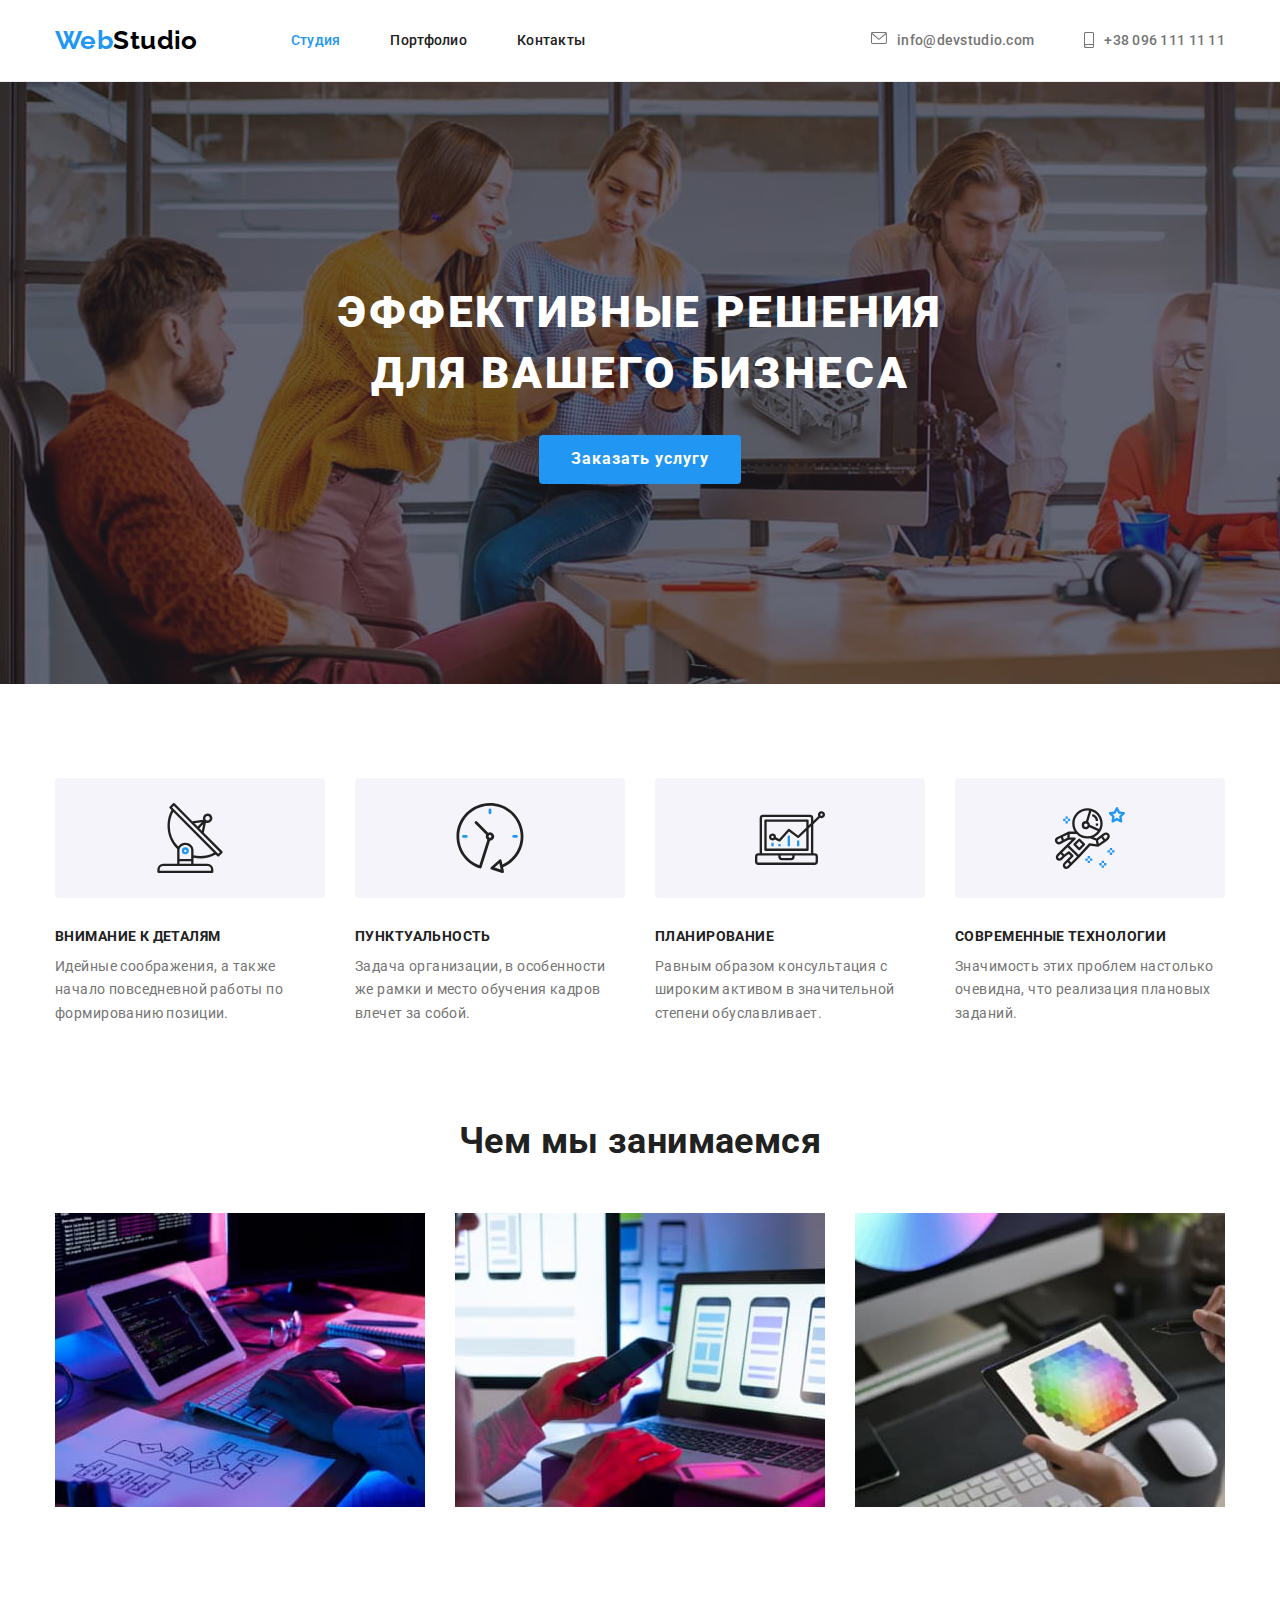
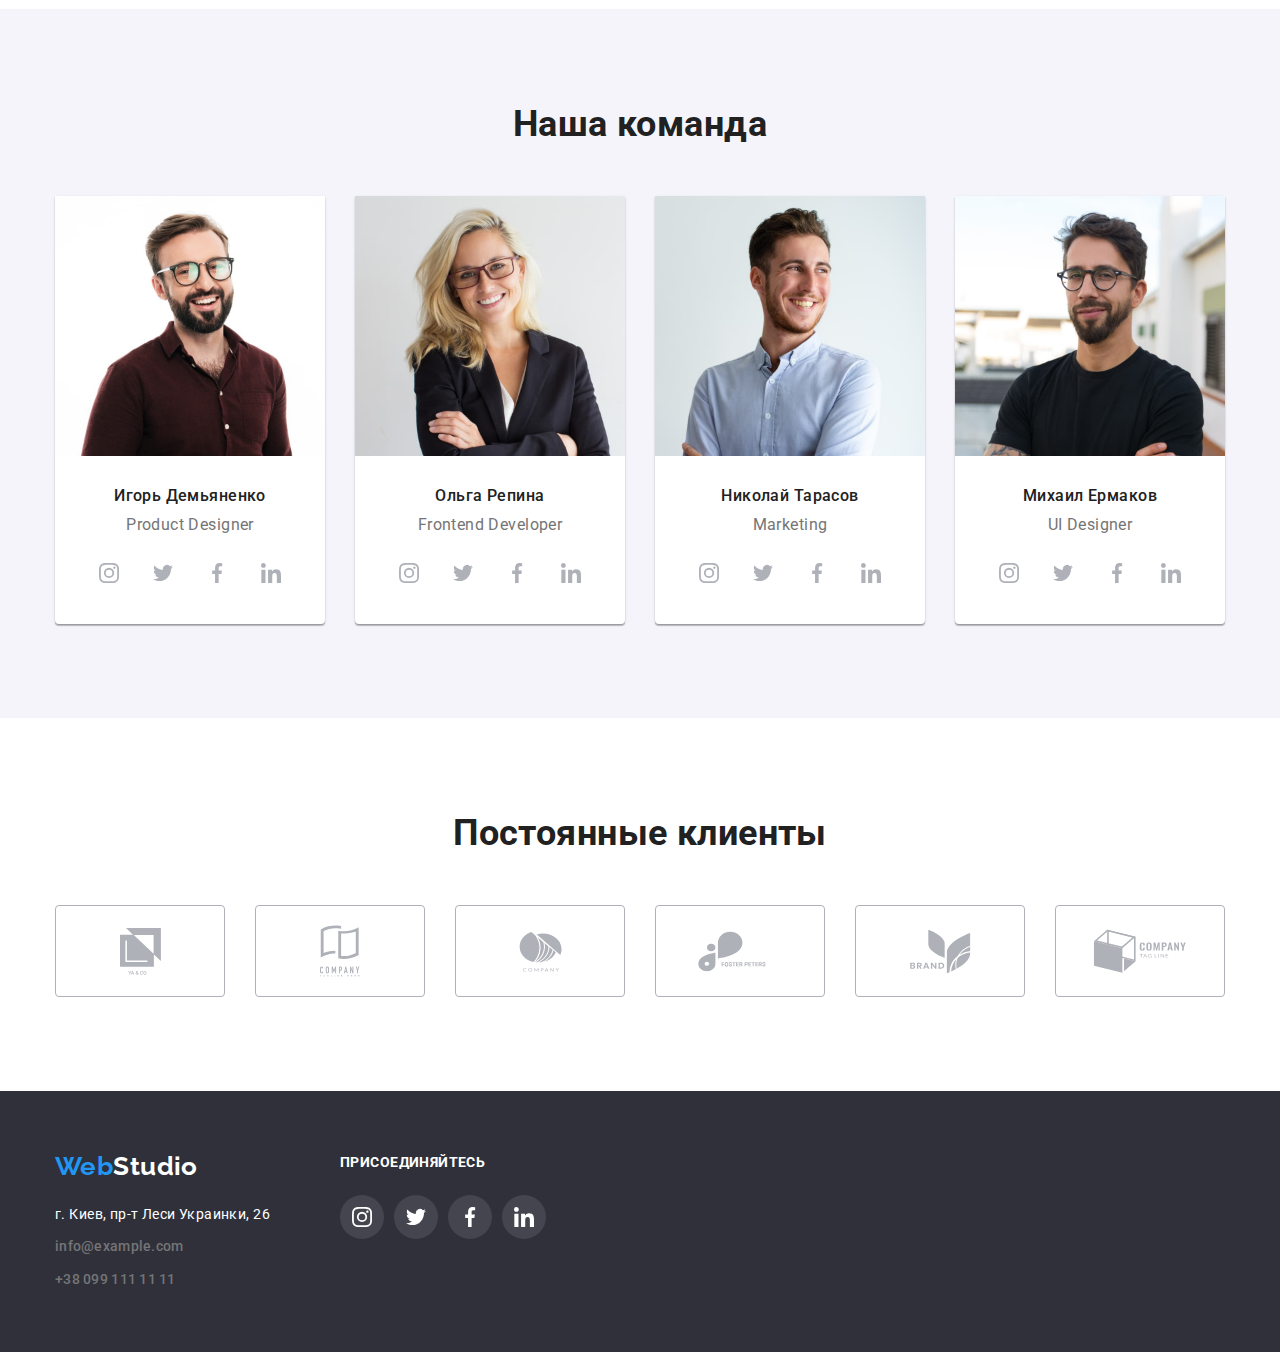
<file: index.html>
<!DOCTYPE html>
<html lang="ru">
	<head>
		<meta charset="UTF-8" />
		<meta http-equiv="X-UA-Compatible" content="IE=edge" />
		<meta name="viewport" content="width=device-width, initial-scale=1.0" />
		<title>Web Studio</title>
		<link rel="preconnect" href="https://fonts.googleapis.com" />
		<link rel="preconnect" href="https://fonts.gstatic.com" crossorigin />
		<link
			href="https://fonts.googleapis.com/css2?family=Raleway:wght@700&family=Roboto:wght@400;500;700;900&display=swap"
			rel="stylesheet"
		/>
		<link
			rel="stylesheet"
			href="https://cdnjs.cloudflare.com/ajax/libs/modern-normalize/1.1.0/modern-normalize.min.css"
		/>
		<link rel="stylesheet" href="./css/styles.css" />
	</head>
	<body>
		<header class="line">
			<div class="container main">
				<a href="./index.html" class="logo logo-font"><span class="logo-color logo-font">Web</span>Studio</a>
				<nav>
					<ul class="site-nav">
						<li><a href="./index.html" class="page">Студия</a></li>
						<li><a href="./portfolio.html">Портфолио</a></li>
						<li><a href="">Контакты</a></li>
					</ul>
				</nav>
				<ul class="contacts">
					<li>
						<a href="mailto:info@devstudio.com" class="contacts-email">
							<svg class="contacts-icon" width="16px" height="12px">
								<use href="./images/symbol-defs.svg#envelope"></use>
							</svg>
							info@devstudio.com
						</a>
					</li>
					<li>
						<a href="tel:+380961111111" class="contacts-email">
							<svg class="contacts-icon" width="10px" height="16px">
								<use href="./images/symbol-defs.svg#smartphone"></use>
							</svg>
							+38 096 111 11 11
						</a>
					</li>
				</ul>
			</div>
		</header>

		<main>
			<!-- Герой -->
			<section class="hero">
				<h1 class="hero-title">
					Эффективные решения
					<br />
					для вашего бизнеса
				</h1>
				<button type="button" class="hero-button">Заказать услугу</button>
			</section>

			<!-- Особенности -->
			<section class="section-top">
				<div class="container">
					<h2 class="hite">Особенности</h2>
					<ul class="text">
						<li class="text-item">
							<div class="container-text">
								<svg class="text-icon" width="70px" height="70px">
									<use href="./images/symbol-defs.svg#antenna"></use>
								</svg>
							</div>
							<h3 class="section-title">Внимание к деталям</h3>
							<p>Идейные соображения, а также начало повседневной работы по формированию позиции.</p>
						</li>
						<li class="text-item">
							<div class="container-text">
								<svg class="text-icon" width="70px" height="70px">
									<use href="./images/symbol-defs.svg#clock"></use>
								</svg>
							</div>
							<h3 class="section-title">Пунктуальность</h3>
							<p>Задача организации, в особенности же рамки и место обучения кадров влечет за собой.</p>
						</li>
						<li class="text-item">
							<div class="container-text">
								<svg class="text-icon" width="70px" height="70px">
									<use href="./images/symbol-defs.svg#diagram"></use>
								</svg>
							</div>
							<h3 class="section-title">Планирование</h3>
							<p>Равным образом консультация с широким активом в значительной степени обуславливает.</p>
						</li>
						<li class="text-item">
							<div class="container-text">
								<svg class="text-icon" width="70px" height="70px">
									<use href="./images/symbol-defs.svg#astronaut"></use>
								</svg>
							</div>
							<h3 class="section-title">Современные технологии</h3>
							<p>Значимость этих проблем настолько очевидна, что реализация плановых заданий.</p>
						</li>
					</ul>
				</div>
			</section>

			<!-- Чем мы занимаемся -->
			<section class="section">
				<div class="container">
					<h2 class="title">Чем мы занимаемся</h2>
					<ul class="images">
						<li><img src="./images/box-1.jpg" alt="Программирование" width="370" height="294" /></li>
						<li><img src="./images/box-2.jpg" alt="Интерфейс" width="370" height="294" /></li>
						<li><img src="./images/box-3.jpg" alt="Веб-дизайн" width="370" height="294" /></li>
					</ul>
				</div>
			</section>
			<!----------------------------- Наша команда----------------------------->
			<section class="section team">
				<div class="container">
					<h2 class="title-team">Наша команда</h2>
					<ul class="team-foto">
						<li class="team-card">
							<img src="./images/product-designer.jpg" alt="Игорь Демьяненко" width="270" height="260" />
							<div class="team-text">
								<h3 class="title-name">Игорь Демьяненко</h3>
								<p lang="en" class="text-career">Product Designer</p>
								<ul class="social-links">
									<li>
										<a  class="team-social" href="https://www.instagram.com/" target="_blank" rel="noopener noreferrer nofollow">
											<svg width="20px" height="20px"><use href="./images/symbol-defs.svg#instagram"></use></svg>
										</a>
									</li>
									<li>
										<a class="team-social" href="https://twitter.com/" target="_blank" rel="noopener noreferrer nofollow">
											<svg width="20px" height="20px"><use href="./images/symbol-defs.svg#twitter"></use></svg>
										</a>
									</li>
									<li>
										<a class="team-social" href="https://www.facebook.com/" target="_blank" rel="noopener noreferrer nofollow">
											<svg width="20px" height="20px"><use href="./images/symbol-defs.svg#facebook"></use></svg>
										</a>
									</li>
									<li>
										<a class="team-social" href="https://www.linkedin.com/" target="_blank" rel="noopener noreferrer nofollow">
											<svg width="20px" height="20px"><use href="./images/symbol-defs.svg#linkedin"></use></svg>
										</a>
									</li>
								</ul>
							</div>
						</li>
						<li class="team-card">
							<img src="./images/frontend-developer.jpg" alt="Ольга Репина" width="270" height="260" />
							<div class="team-text">
								<h3 class="title-name">Ольга Репина</h3>
								<p lang="en" class="text-career">Frontend Developer</p>
								<ul class="social-links">
									<li>
										<a class="team-social" href="https://www.instagram.com/" target="_blank" rel="noopener noreferrer nofollow">
											<svg width="20px" height="20px"><use href="./images/symbol-defs.svg#instagram"></use></svg>
										</a>
									</li>
									<li>
										<a  class="team-social" href="https://twitter.com/" target="_blank" rel="noopener noreferrer nofollow">
											<svg width="20px" height="20px"><use href="./images/symbol-defs.svg#twitter"></use></svg>
										</a>
									</li>
									<li>
										<a  class="team-social" href="https://www.facebook.com/" target="_blank" rel="noopener noreferrer nofollow">
											<svg width="20px" height="20px"><use href="./images/symbol-defs.svg#facebook"></use></svg>
										</a>
									</li>
									<li>
										<a class="team-social" href="https://www.linkedin.com/" target="_blank" rel="noopener noreferrer nofollow">
											<svg width="20px" height="20px"><use href="./images/symbol-defs.svg#linkedin"></use></svg>
										</a>
									</li>
								</ul>
							</div>
						</li>
						<li class="team-card">
							<img src="./images/marketing.jpg" alt="Николай Тарасов" width="270" height="260" />
							<div class="team-text">
								<h3 class="title-name">Николай Тарасов</h3>
								<p lang="en" class="text-career">Marketing</p>
								<ul class="social-links">
									<li>
										<a class="team-social" href="https://www.instagram.com/" target="_blank" rel="noopener noreferrer nofollow">
											<svg width="20px" height="20px"><use href="./images/symbol-defs.svg#instagram"></use></svg>
										</a>
									</li>
									<li>
										<a class="team-social" href="https://twitter.com/" target="_blank" rel="noopener noreferrer nofollow">
											<svg width="20px" height="20px"><use href="./images/symbol-defs.svg#twitter"></use></svg>
										</a>
									</li>
									<li>
										<a class="team-social" href="https://www.facebook.com/" target="_blank" rel="noopener noreferrer nofollow">
											<svg width="20px" height="20px"><use href="./images/symbol-defs.svg#facebook"></use></svg>
										</a>
									</li>
									<li>
										<a class="team-social" href="https://www.linkedin.com/" target="_blank" rel="noopener noreferrer nofollow">
											<svg width="20px" height="20px"><use href="./images/symbol-defs.svg#linkedin"></use></svg>
										</a>
									</li>
								</ul>
							</div>
						</li>
						<li class="team-card">
							<img src="./images/ui-designer.jpg" alt="Михаил Ермаков" width="270" height="260" />
							<div class="team-text">
								<h3 class="title-name">Михаил Ермаков</h3>
								<p lang="en" class="text-career">UI Designer</p>
								<ul class="social-links">
									<li>
										<a class="team-social" href="https://www.instagram.com/" target="_blank" rel="noopener noreferrer nofollow">
											<svg width="20px" height="20px"><use href="./images/symbol-defs.svg#instagram"></use></svg>
										</a>
									</li>
									<li>
										<a class="team-social" href="https://twitter.com/" target="_blank" rel="noopener noreferrer nofollow">
											<svg width="20px" height="20px"><use href="./images/symbol-defs.svg#twitter"></use></svg>
										</a>
									</li>
									<li>
										<a class="team-social" href="https://www.facebook.com/" target="_blank" rel="noopener noreferrer nofollow">
											<svg width="20px" height="20px"><use href="./images/symbol-defs.svg#facebook"></use></svg>
										</a>
									</li>
									<li>
										<a class="team-social" href="https://www.linkedin.com/" target="_blank" rel="noopener noreferrer nofollow">
											<svg width="20px" height="20px"><use href="./images/symbol-defs.svg#linkedin"></use></svg>
										</a>
									</li>
								</ul>
							</div>
						</li>
					</ul>
				</div>
			</section>
			<!-- Постоянные клиенты -->
			<section class="section">
				<div class="container">
					<h2 class="title-team">Постоянные клиенты</h2>
					<ul class="clients">
						<li>
							<a class="clients-icon" href="">
								<svg width="41px" height="47px"><use href="./images/symbol-defs.svg#group-1"></use></svg>
							</a>
						</li>
						<li>
							<a class="clients-icon" href="">
								<svg width="40px" height="52px"><use href="./images/symbol-defs.svg#group-2"></use></svg>
							</a>
						</li>
						<li>
							<a class="clients-icon" href="">
								<svg width="43px" height="41px"><use href="./images/symbol-defs.svg#group-3"></use></svg>
							</a>
						</li>
						<li>
							<a class="clients-icon" href="">
								<svg width="84px" height="41px"><use href="./images/symbol-defs.svg#group-4"></use></svg>
							</a>
						</li>
						<li>
							<a class="clients-icon" href="">
								<svg width="63px" height="45px"><use href="./images/symbol-defs.svg#group-5"></use></svg>
							</a>
						</li>
						<li>
							<a class="clients-icon" href="">
								<svg width="94px" height="44px"><use href="./images/symbol-defs.svg#group-6"></use></svg>
							</a>
						</li>
					</ul>
				</div>
			</section>
		</main>

		<footer class="footer">
			<div class="container">
				<div>
					<a href="./index.html" class="logo-footer logo-font"><span class="logo-color logo-font">Web</span>Studio</a>
					<address>
						<p class="text-footer">г. Киев, пр-т Леси Украинки, 26</p>
						<ul class="contacts-footer">
							<li><a href="mailto:info@example.com">info@example.com</a></li>
							<li><a href="tel:+380991111111">+38 099 111 11 11</a></li>
						</ul>
					</address>
				</div>
				<div class="social-footer">
					<p class="text-footer-social">присоединяйтесь</p>
					<ul class="social">
						<li>
							<a class="social-icon" href="https://www.instagram.com/" target="_blank" rel="noopener noreferrer nofollow">
								<svg width="20px" height="20px"><use href="./images/symbol-defs.svg#instagram"></use></svg>
							</a>
						</li>
						<li>
							<a class="social-icon" href="https://twitter.com/" target="_blank" rel="noopener noreferrer nofollow">
								<svg width="20px" height="20px"><use href="./images/symbol-defs.svg#twitter"></use></svg>
							</a>
						</li>
						<li>
							<a class="social-icon" href="https://www.facebook.com/" target="_blank" rel="noopener noreferrer nofollow">
								<svg width="20px" height="20px"><use href="./images/symbol-defs.svg#facebook"></use></svg>
							</a>
						</li>
						<li>
							<a class="social-icon" href="https://www.linkedin.com/" target="_blank" rel="noopener noreferrer nofollow">
								<svg width="20px" height="20px"><use href="./images/symbol-defs.svg#linkedin"></use></svg>
							</a>
						</li>
					</ul>
				</div>
			</div>
		</footer>
	</body>
</html>
</file>
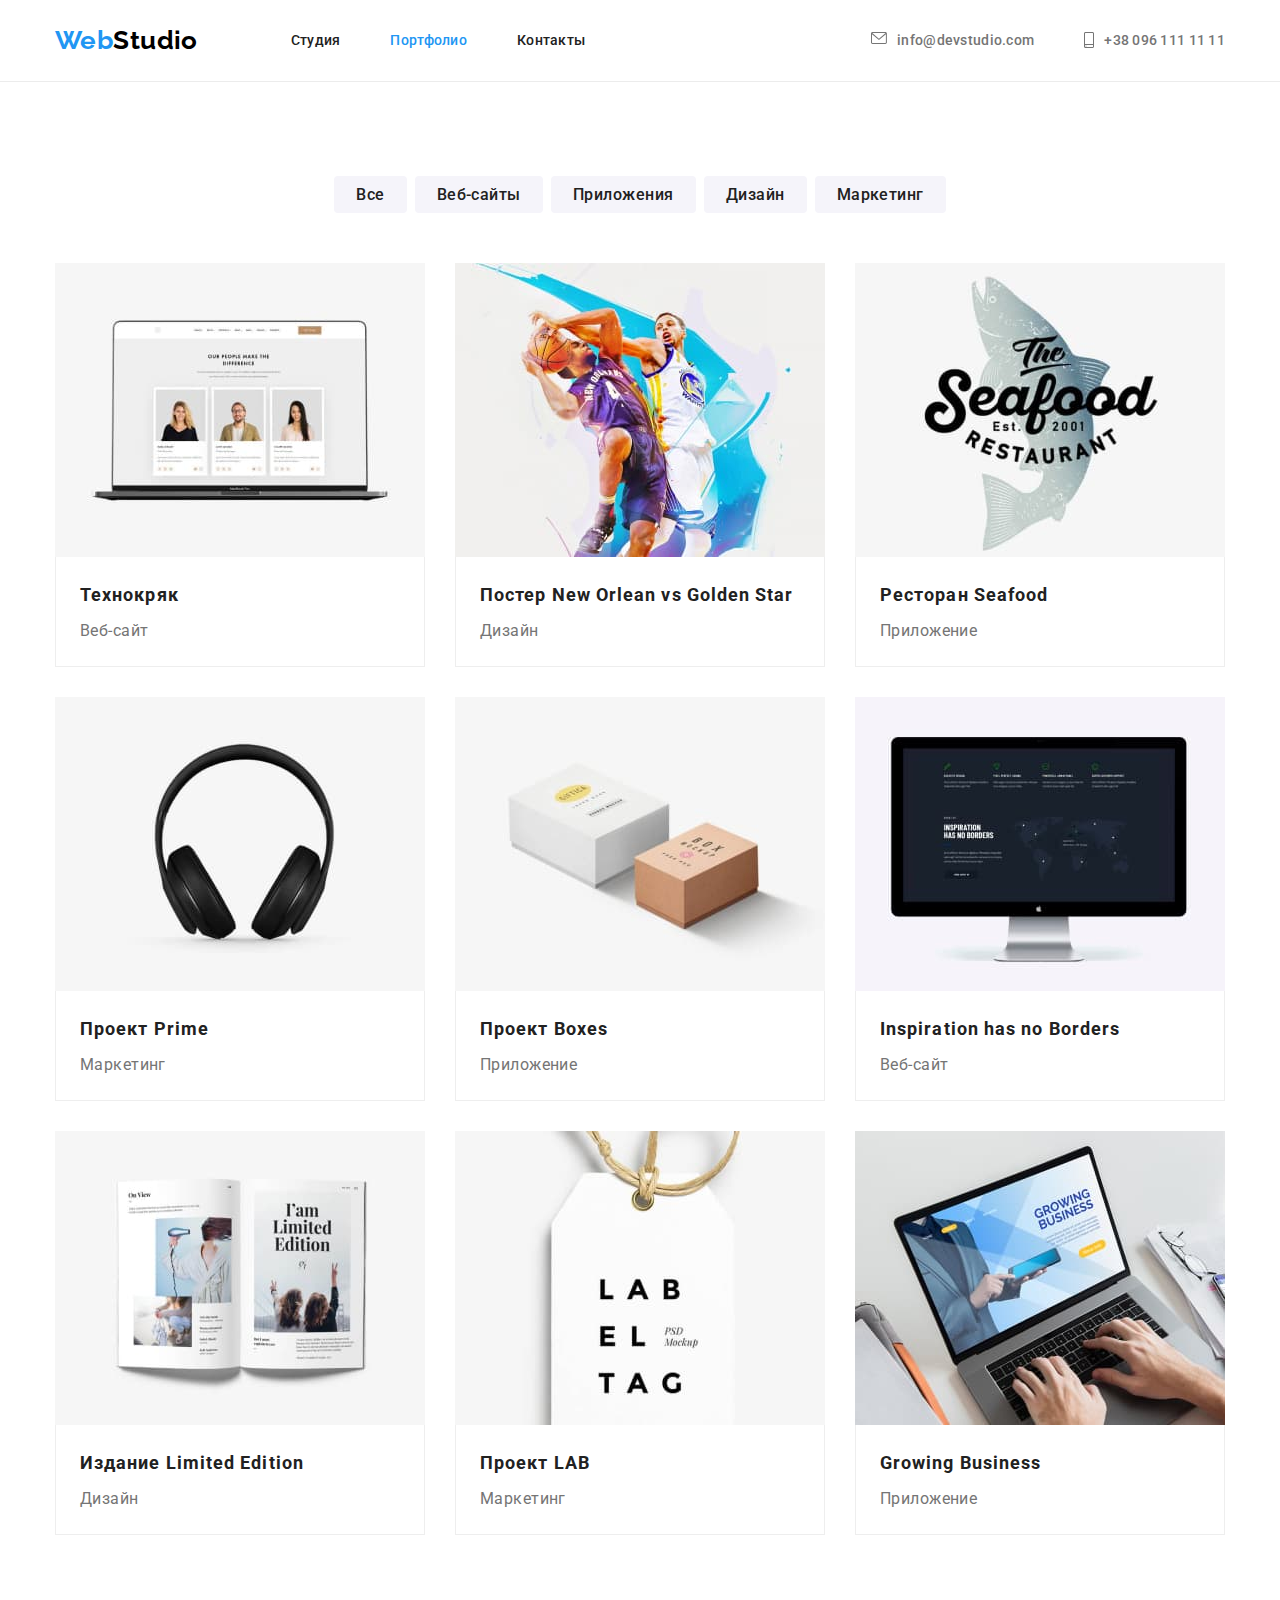
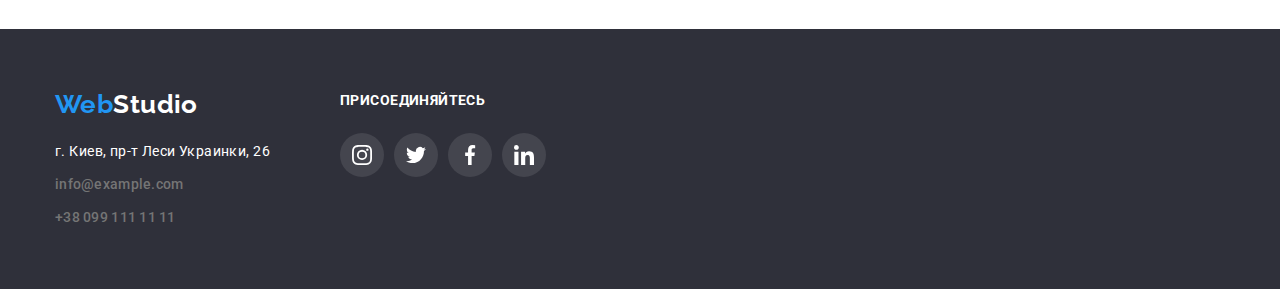
<file: portfolio.html>
<!DOCTYPE html>
<html lang="ru">
	<head>
		<meta charset="UTF-8" />
		<meta http-equiv="X-UA-Compatible" content="IE=edge" />
		<meta name="viewport" content="width=device-width, initial-scale=1.0" />
		<title>Портфолио</title>
		<link rel="preconnect" href="https://fonts.googleapis.com" />
		<link rel="preconnect" href="https://fonts.gstatic.com" crossorigin />
		<link
			href="https://fonts.googleapis.com/css2?family=Raleway:wght@700&family=Roboto:wght@400;500;700;900&display=swap"
			rel="stylesheet"
		/>
		<link
			rel="stylesheet"
			href="https://cdnjs.cloudflare.com/ajax/libs/modern-normalize/1.1.0/modern-normalize.min.css"
		/>
		<link rel="stylesheet" href="./css/styles.css" />
	</head>

	<body>
		<header class="line">
			<div class="container main">
				<a href="./index.html" class="logo logo-font"><span class="logo-color logo-font">Web</span>Studio</a>
				<nav>
					<ul class="site-nav">
						<li><a href="./index.html">Студия</a></li>
						<li><a href="./portfolio.html" class="page">Портфолио</a></li>
						<li><a href="">Контакты</a></li>
					</ul>
				</nav>
				<ul class="contacts">
					<li>
						<a href="mailto:info@devstudio.com" class="contacts-email">
							<svg class="contacts-icon" width="16px" height="12px">
								<use href="./images/symbol-defs.svg#envelope"></use>
							</svg>
							info@devstudio.com
						</a>
					</li>
					<li>
						<a href="tel:+380961111111" class="contacts-email">
							<svg class="contacts-icon" width="10px" height="16px">
								<use href="./images/symbol-defs.svg#smartphone"></use>
							</svg>
							+38 096 111 11 11
						</a>
					</li>
				</ul>
			</div>
		</header>

		<main>
			<section class="section">
				<div class="container">
					<h1 class="hite">Портфолио</h1>
					<!-- Фильтры -->
					<ul class="filters">
						<li><button type="button" class="filters-button">Все</button></li>
						<li><button type="button" class="filters-button">Веб-сайты</button></li>
						<li><button type="button" class="filters-button">Приложения</button></li>
						<li><button type="button" class="filters-button">Дизайн</button></li>
						<li><button type="button" class="filters-button">Маркетинг</button></li>
					</ul>
					<!-- Проекты -->
					<ul class="project">
						<li>
							<a class="project-link" href=""><img src="./images/project-1.jpg" alt="Технокряк" width="370" />
								<div class="project-subject">
									<h2 class="project-title">Технокряк</h2>
									<p class="project-text">Веб-сайт</p>
								</div>
							</a>
						</li>
						<li>
							<a class="project-link" href=""><img src="./images/project-2.jpg" alt="Постер" width="370" />
								<div class="project-subject">
									<h2 class="project-title">Постер New Orlean vs Golden Star</h2>
									<p class="project-text">Дизайн</p>
								</div>
							</a>
						</li>
						<li>
							<a class="project-link" href=""><img src="./images/project-3.jpg" alt="Ресторан Seafood" width="370" />
								<div class="project-subject">
									<h2 class="project-title">Ресторан Seafood</h2>
									<p class="project-text">Приложение</p>
								</div>
							</a>	
						</li>
						<li>
							<a class="project-link" href=""><img src="./images/project-4.jpg" alt="Проект Prime" width="370" />
								<div class="project-subject">
									<h2 class="project-title">Проект Prime</h2>
									<p class="project-text">Маркетинг</p>
								</div>
							</a>	
						</li>
						<li>
							<a class="project-link" href=""><img src="./images/project-5.jpg" alt="Проект Boxes" width="370" />
								<div class="project-subject">
									<h2 class="project-title">Проект Boxes</h2>
									<p class="project-text">Приложение</p>
								</div>
							</a>	
						</li>
						<li>
							<a class="project-link" href=""><img src="./images/project-6.jpg" alt="Веб-сайт" width="370" />
								<div class="project-subject">
									<h2 lang="en" class="project-title">Inspiration has no Borders</h2>
									<p class="project-text">Веб-сайт</p>
								</div>
							</a>
						</li>
						<li>
							<a class="project-link" href=""><img src="./images/project-7.jpg" alt="Издание Limited Edition" width="370" />
								<div class="project-subject">
									<h2 class="project-title">Издание Limited Edition</h2>
									<p class="project-text">Дизайн</p>
								</div>
							</a>
						</li>
						<li>
							<a class="project-link" href=""><img src="./images/project-8.jpg" alt="Проект LAB" width="370" />
								<div class="project-subject">
									<h2 class="project-title">Проект LAB</h2>
									<p class="project-text">Маркетинг</p>
								</div>
							</a>
						</li>
						<li>
							<a class="project-link" href=""><img src="./images/project-9.jpg" alt="Приложение" width="370" />
								<div class="project-subject">
									<h2 lang="en" class="project-title">Growing Business</h2>
									<p class="project-text">Приложение</p>
								</div>
							</a>
						</li>
					</ul>
				</div>
			</section>
		</main>

		<footer class="footer">
			<div class="container">
				<div>
					<a href="./index.html" class="logo-footer logo-font"><span class="logo-color logo-font">Web</span>Studio</a>
					<address>
						<p class="text-footer">г. Киев, пр-т Леси Украинки, 26</p>
						<ul class="contacts-footer">
							<li><a href="mailto:info@example.com">info@example.com</a></li>
							<li><a href="tel:+380991111111">+38 099 111 11 11</a></li>
						</ul>
					</address>
				</div>
				<div class="social-footer">
					<p class="text-footer-social">присоединяйтесь</p>
					<ul class="social">
						<li>
							<a class="social-icon" href="https://www.instagram.com/" target="_blank" rel="noopener noreferrer nofollow">
								<svg width="20px" height="20px"><use href="./images/symbol-defs.svg#instagram"></use></svg>
							</a>
						</li>
						<li>
							<a class="social-icon" href="https://twitter.com/" target="_blank" rel="noopener noreferrer nofollow">
								<svg width="20px" height="20px"><use href="./images/symbol-defs.svg#twitter"></use></svg>
							</a>
						</li>
						<li>
							<a class="social-icon" href="https://www.facebook.com/" target="_blank" rel="noopener noreferrer nofollow">
								<svg width="20px" height="20px"><use href="./images/symbol-defs.svg#facebook"></use></svg>
							</a>
						</li>
						<li>
							<a class="social-icon" href="https://www.linkedin.com/" target="_blank" rel="noopener noreferrer nofollow">
								<svg width="20px" height="20px"><use href="./images/symbol-defs.svg#linkedin"></use></svg>
							</a>
						</li>
					</ul>
				</div>
			</div>
		</footer>
	</body>
</html>
</file>
<file: css/styles.css>
:root {
	--text-color: #757575;
	--title-color: #212121;
	--accent-color: #2196f3;
	--background-color: #2f303a;
	--logo-black-color: #000000;
	--text-white-color: #ffffff;
	--background-team: #f5f4fa;
}

body {
	color: var(--text-color);
	background-color: var(--text-white-color);
	font-family: "Roboto", sans-serif;
	font-weight: 400;
	font-size: 14px;
	line-height: 1.7;
	letter-spacing: 0.03em;
}

.container {
	width: 1200px;
	padding-left: 15px;
	padding-right: 15px;
	margin-left: auto;
	margin-right: auto;
}

p {
	margin: 0;
}

/* header */
.main {
	display: flex;
	align-items: center;
}
.line {
	border-bottom: 1px solid #ececec;
}
.logo-font {
	font-family: "Raleway", sans-serif;
	font-weight: 700;
	font-size: 26px;
	line-height: 1.2;
	text-decoration: none;
}
.logo-color {
	color: var(--accent-color);
}
.logo {
	color: var(--logo-black-color);
	margin-right: 93px;
}

ul {
	list-style: none;
	padding: 0;
	margin: 0;
}
.site-nav {
	display: flex;
}
.site-nav li {
	margin-right: 50px;
}
.site-nav li:last-child {
	margin-right: 0;
}
.site-nav a {
	padding-top: 32px;
	padding-bottom: 32px;
	display: block;

	color: var(--title-color);
	text-decoration: none;
	font-weight: 500;
	line-height: 1.2;
	letter-spacing: 0.02em;
}
.site-nav a:hover,
.site-nav a:focus {
	color: var(--accent-color);
}
.site-nav .page {
	color: var(--accent-color);
}
.contacts {
	display: flex;
	margin-left: auto;
}
.contacts li + li {
	margin-left: 50px;
}

.contacts .contacts-email {
	padding-top: 32px;
	padding-bottom: 32px;
	display: flex;

	color: var(--text-color);
	text-decoration: none;
	font-weight: 500;
	line-height: 1.2;
	letter-spacing: 0.02em;
}
.contacts .contacts-email:hover,
.contacts .contacts-email:focus {
	color: var(--accent-color);
	fill: var(--accent-color);
}

.contacts-icon {
	margin-right: 10px;
	fill: currentColor;
}

/* hero */
.hero {
	background: var(--background-color);
	text-align: center;
	padding-top: 200px;
	padding-bottom: 200px;
	background-image: linear-gradient(to right, rgba(47, 48, 58, 0.4), rgba(47, 48, 58, 0.4)),
		url(../images/background-img.jpg);
	background-repeat: no-repeat;
	background-size: cover;
	max-width: 1600px;
	margin-right: auto;
	margin-left: auto;
}

.hero-title {
	margin-top: 0;
	margin-bottom: 30px;

	color: var(--text-white-color);
	font-weight: 900;
	font-size: 44px;
	line-height: 1.4;
	letter-spacing: 0.06em;
	text-transform: uppercase;
}
.hero-button {
	border-radius: 4px;
	padding: 10px 32px;

	color: var(--text-white-color);
	background: var(--accent-color);
	font-family: inherit;
	font-weight: 700;
	font-size: 16px;
	line-height: 1.8;
	letter-spacing: 0.06em;
	cursor: pointer;
	border: none;
}
/* section */
.section-top {
	padding-top: 94px;
}
.section {
	padding-top: 94px;
	padding-bottom: 94px;
}

.text {
	display: flex;
}
.text li {
	width: 270px;
}

.text li + li {
	margin-left: 30px;
}
.images {
	display: flex;
}
.images li + li {
	margin-left: 30px;
}
.container-text {
	width: 270px;
	height: 120px;
	background-color: var(--background-team);
	margin-bottom: 30px;
	border-radius: 4px;
	display: flex;
	align-items: center;
	justify-content: center;
}

.section-title {
	margin-top: 0;
	margin-bottom: 10px;

	color: var(--title-color);
	font-weight: 700;
	font-size: 14px;
	line-height: 1.2;
	text-transform: uppercase;
}
.section p {
	margin-top: 0;
	margin-bottom: 0;
}
.title {
	margin-bottom: 50px;
	margin-top: 0;

	color: var(--title-color);
	font-weight: 700;
	font-size: 36px;
	line-height: 1.2;
	text-align: center;
}
/* ---------------------------------------НАША КОМАНДА--------------------------------- */
.team {
	background-color: var(--background-team);
}
.title-team {
	margin: 0;
	margin-bottom: 50px;

	color: var(--title-color);
	font-weight: 700;
	font-size: 36px;
	line-height: 1.2;
	text-align: center;
}
.team-foto {
	display: flex;
	text-align: center;
}
.team-foto img {
	display: block;
}
.team-card {
	background-color: var(--text-white-color);
	width: 270px;
	height: 428px;
	box-shadow: 0px 1px 3px rgba(0, 0, 0, 0.12), 0px 1px 1px rgba(0, 0, 0, 0.14), 0px 2px 1px rgba(0, 0, 0, 0.2);
	border-radius: 0px 0px 4px 4px;
	margin-right: 30px;
}
.team-card:last-child {
	margin-right: 0;
}
.team-text {
	padding-top: 30px;
	padding-bottom: 30px;
}
.title-name {
	margin-top: 0;
	margin-bottom: 10px;

	color: var(--title-color);
	font-weight: 500;
	font-size: 16px;
	line-height: 1.2;
}
.team-text > .text-career {
	font-size: 16px;
	line-height: 1.2;
	margin-bottom: 16px;
}
/*--------------------------------*/
.social-links {
	display: flex;
	justify-content: center;
}
.social-links a {
	display: block;
	width: 44px;
	height: 44px;
	padding: 12px;
}

.social-links li {
	margin-right: 10px;
	

}
.social-links li:last-child {
	margin-right: 0;
}

.team-social {
	fill: #AFB1B8;
}
.team-social:hover,
.team-social:focus {
	fill: var(--text-white-color);
	background-color: var(--accent-color);
	border-radius: 50% 50%;
}
/* -----------------------------------Постоянные клиенты--------------------------------*/

.clients {
	display: flex;
  	
}
.clients li {
	margin-right: 30px;
}
.clients li:last-child {
	margin-right: 0;
}
.clients-icon {
	fill: #AFB1B8;
	border: 1px solid #AFB1B8;
	border-radius: 4px;
	width: 170px;
	height: 92px;
	display: flex;
	justify-content: center;
	align-items: center;
}
.clients-icon:hover,
.clients-icon:focus {
	fill: var(--accent-color);
	border-color: var(--accent-color);
}

/* -------------------------Портфолио --------------------------*/

.filters {
	display: flex;
	justify-content: center;
	margin-bottom: 50px;
}
.filters li + li {
	margin-left: 8px;
}
.filters-button {
	padding: 6px 22px;
	display: block;

	color: var(--title-color);
	background-color: #f5f4fa;
	border-style: none;
	border-radius: 4px;
	font-family: inherit;
	font-weight: 500;
	font-size: 16px;
	line-height: 1.6;
	text-align: center;
	letter-spacing: 0.03em;
	cursor: pointer;
}

.filters-button:hover,
.filters-button:focus {
	color: var(--text-white-color);
	background-color: var(--accent-color);
	box-shadow: 0px 3px 1px rgba(0, 0, 0, 0.1), 0px 1px 2px rgba(0, 0, 0, 0.08), 0px 2px 2px rgba(0, 0, 0, 0.12);
}
.project {
	display: flex;
	flex-wrap: wrap;
}

.project-subject {
	margin: 0;
	border-bottom: 1px solid #eeeeee;
	border-left: 1px solid #eeeeee;
	border-right: 1px solid #eeeeee;
	padding: 20px 24px;
	
}
.project-subject p {
	text-decoration: none;
	color: var(--text-color);
	font-size: 16px;
	line-height: 1.8;
}
.project li {
	margin-right: 30px;
	margin-bottom: 30px;
	display: block;
}
.project li:nth-child(3n) {
	margin-right: 0;
}
.project li:nth-last-child(-n + 3) {
	margin-bottom: 0;
}
.project a {
	display: block;
}
.project a:hover,
.project a:focus {
	box-shadow: 0px 1px 1px rgba(0, 0, 0, 0.12), 0px 4px 4px rgba(0, 0, 0, 0.06), 1px 4px 6px rgba(0, 0, 0, 0.16);
}
.project > li > a {
	text-decoration: none;
}
.project img {
	display: block;
}

.project-title {
	margin-top: 0;
	margin-bottom: 4px;

	color: var(--title-color);
	font-weight: 700;
	font-size: 18px;
	line-height: 2;
	letter-spacing: 0.06em;
	
}

.hite {
	font-size: 0;
}
/*--------------------------------- footer --------------------------------------------*/
.footer {
	padding-top: 60px;
	padding-bottom: 60px;

	background-color: var(--background-color);
}
.footer .container {
	display: flex;
}
.logo-footer {
	color: var(--text-white-color);
	text-decoration: none;
}
.logo-footer {
	display: block;
	margin-bottom: 20px;
}
.text-footer {
	margin-top: 0;
	margin-bottom: 9px;

	color: var(--text-white-color);
	font-size: 14px;
	line-height: 1.7;
	letter-spacing: 0.03em;
}
.contacts-footer li {
	margin-bottom: 9px;
}
.contacts-footer li:last-child {
	margin-bottom: 0;
}
address {
	font-style: normal;
}
.contacts-footer a {
	color: var(--text-color);
	text-decoration: none;
	font-weight: 500;
	line-height: 1.2;
	letter-spacing: 0.02em;
}

.social-footer {
	margin-left: 70px;
}
.text-footer-social {
	color: var(--text-white-color);
	font-weight: 700;
	text-transform: uppercase;
	margin-bottom: 20px;
}
.social {
	display: flex;
}
.social a {
	display: block;
	width: 44px;
	height: 44px;
	padding: 12px;
}
.social li {
	margin-right: 10px;
}
.social li:last-child {
	margin-right: 0;
}
.social-icon {
	fill: var(--text-white-color);
	background-color: rgba(255, 255, 255, 0.1);
	border-radius: 50% 50%;
}
.social-icon:hover,
.social-icon:focus {
	background-color: var(--accent-color);
	border-radius: 50% 50%;
}
</file>
